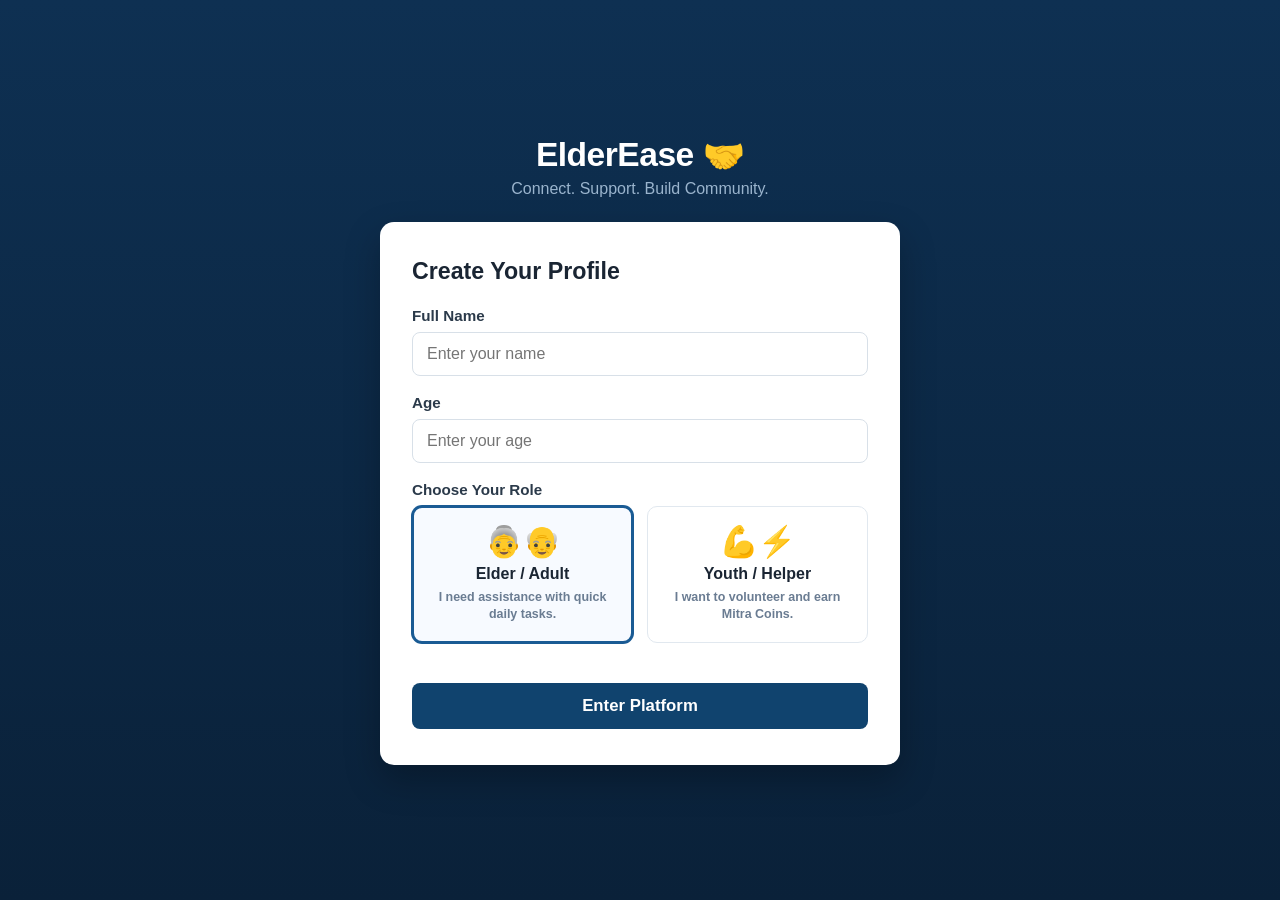
<file: index.html>
<!DOCTYPE html>
<html lang="en">
<head>
    <meta charset="UTF-8">
    <meta name="viewport" content="width=device-width, initial-scale=1.0">
    <title>Login - ElderEase</title>
    <style>
        * {
            box-sizing: border-box;
            margin: 0;
            padding: 0;
            font-family: -apple-system, BlinkMacSystemFont, "Segoe UI", Roboto, Helvetica, Arial, sans-serif;
        }

        body.login-page {
            background-color: #0d2c4a;
            background: linear-gradient(180deg, #0e3052 0%, #0a2139 100%);
            min-height: 100vh;
            display: flex;
            flex-direction: column;
            justify-content: center;
            align-items: center;
            padding: 30px 15px;
        }

        .login-wrapper {
            width: 100%;
            max-width: 520px;
        }

        .login-brand {
            text-align: center;
            margin-bottom: 24px;
        }

        .login-brand h1 {
            color: #ffffff;
            font-size: 2.1rem;
            font-weight: 700;
            letter-spacing: -0.5px;
            margin-bottom: 6px;
        }

        .login-brand p {
            color: #9ab4cd;
            font-size: 1rem;
            font-weight: 400;
        }

        .login-card-box {
            background: #ffffff;
            border-radius: 14px;
            padding: 36px 32px;
            box-shadow: 0 15px 35px rgba(0, 0, 0, 0.25);
        }

        .login-card-box h2 {
            font-size: 1.45rem;
            font-weight: 700;
            color: #1a2533;
            margin-bottom: 22px;
        }

        .field-group {
            margin-bottom: 18px;
        }

        .field-group label {
            display: block;
            font-weight: 600;
            font-size: 0.95rem;
            color: #2b3a4a;
            margin-bottom: 8px;
        }

        .field-group input[type="text"],
        .field-group input[type="number"] {
            width: 100%;
            padding: 12px 14px;
            border: 1.5px solid #d8e0e8;
            border-radius: 8px;
            font-size: 1rem;
            color: #1a2533;
            outline: none;
            transition: border-color 0.2s;
        }

        .field-group input[type="text"]:focus,
        .field-group input[type="number"]:focus {
            border-color: #16528e;
        }

        /* 2-Column Role Selection Cards */
        .role-grid {
            display: grid;
            grid-template-columns: 1fr 1fr;
            gap: 14px;
            margin-top: 4px;
        }

        .role-grid label {
            margin-bottom: 0;
            cursor: pointer;
            position: relative;
        }

        /* Completely hide default HTML radio circles */
        .role-grid input[type="radio"] {
            position: absolute;
            opacity: 0;
            width: 0;
            height: 0;
            pointer-events: none;
        }

        .role-box {
            border: 1.5px solid #e1e8ef;
            border-radius: 10px;
            padding: 18px 12px;
            text-align: center;
            height: 100%;
            display: flex;
            flex-direction: column;
            align-items: center;
            justify-content: center;
            background: #ffffff;
            transition: all 0.2s ease-in-out;
        }

        .role-box .role-emoji {
            font-size: 1.9rem;
            line-height: 1;
            margin-bottom: 8px;
            display: block;
        }

        .role-box h3 {
            font-size: 1rem;
            font-weight: 700;
            color: #1a2533;
            margin-bottom: 6px;
        }

        .role-box p {
            font-size: 0.78rem;
            color: #6a7c92;
            line-height: 1.35;
        }

        /* Selected Card Blue Border & Soft Background */
        .role-grid input[type="radio"]:checked + .role-box {
            border: 2px solid #1a5b94;
            background-color: #f7faff;
            box-shadow: 0 0 0 1px #1a5b94;
        }

        .submit-btn {
            width: 100%;
            background-color: #10436e;
            color: #ffffff;
            border: none;
            border-radius: 8px;
            padding: 13px;
            font-size: 1.05rem;
            font-weight: 700;
            cursor: pointer;
            margin-top: 22px;
            transition: background 0.2s ease;
        }

        .submit-btn:hover {
            background-color: #0c3456;
        }
    </style>
</head>
<body class="login-page">

    <div class="login-wrapper">
        <header class="login-brand">
            <h1>ElderEase 🤝</h1>
            <p>Connect. Support. Build Community.</p>
        </header>

        <main class="login-card-box">
            <h2>Create Your Profile</h2>
            <form id="login-form">
                <div class="field-group">
                    <label for="user-name">Full Name</label>
                    <input type="text" id="user-name" placeholder="Enter your name" required>
                </div>

                <div class="field-group">
                    <label for="user-age">Age</label>
                    <input type="number" id="user-age" placeholder="Enter your age" min="10" max="120" required>
                </div>

                <div class="field-group">
                    <label>Choose Your Role</label>
                    <div class="role-grid">
                        <label>
                            <input type="radio" name="user-role" value="adult" checked>
                            <div class="role-box">
                                <span class="role-emoji">👵👴</span>
                                <h3>Elder / Adult</h3>
                                <p>I need assistance with quick daily tasks.</p>
                            </div>
                        </label>

                        <label>
                            <input type="radio" name="user-role" value="helper">
                            <div class="role-box">
                                <span class="role-emoji">💪⚡</span>
                                <h3>Youth / Helper</h3>
                                <p>I want to volunteer and earn Mitra Coins.</p>
                            </div>
                        </label>
                    </div>
                </div>

                <button type="submit" class="submit-btn">Enter Platform</button>
            </form>
        </main>
    </div>

    <script>
        document.getElementById('login-form').addEventListener('submit', (e) => {
            e.preventDefault();
            const name = document.getElementById('user-name').value.trim();
            const age = document.getElementById('user-age').value;
            const role = document.querySelector('input[name="user-role"]:checked').value;

            if (role === 'adult') {
                localStorage.setItem('neighborAdultUser', JSON.stringify({ name, age, role: 'adult' }));
                window.location.href = 'adult.html';
            } else {
                let leaders = JSON.parse(localStorage.getItem('helperLeaderboard')) || [];
                let existing = leaders.find(l => l.name.toLowerCase() === name.toLowerCase());
                let coins = existing ? existing.coins : 0;
                localStorage.setItem('neighborHelperUser', JSON.stringify({ name, age, role: 'helper', coins }));
                window.location.href = 'helper.html';
            }
        });
    </script>
</body>
</html>
</file>
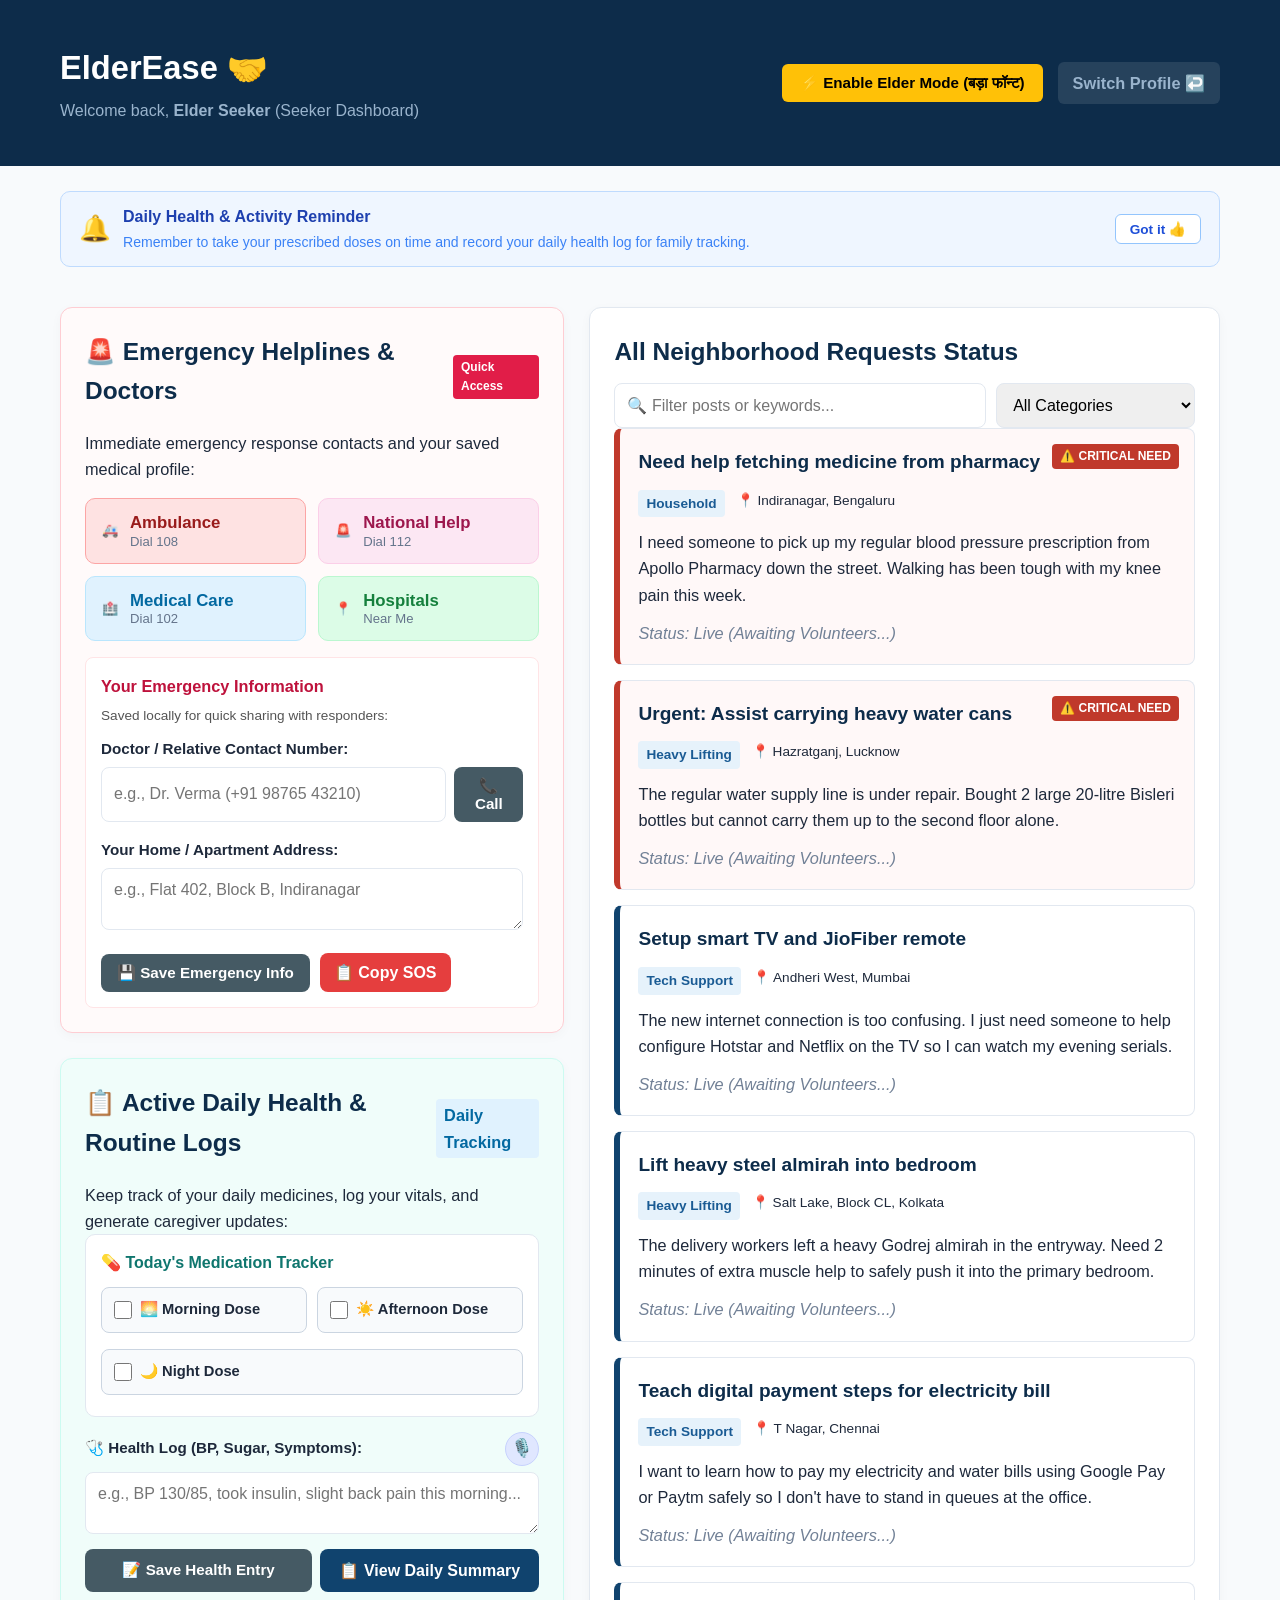
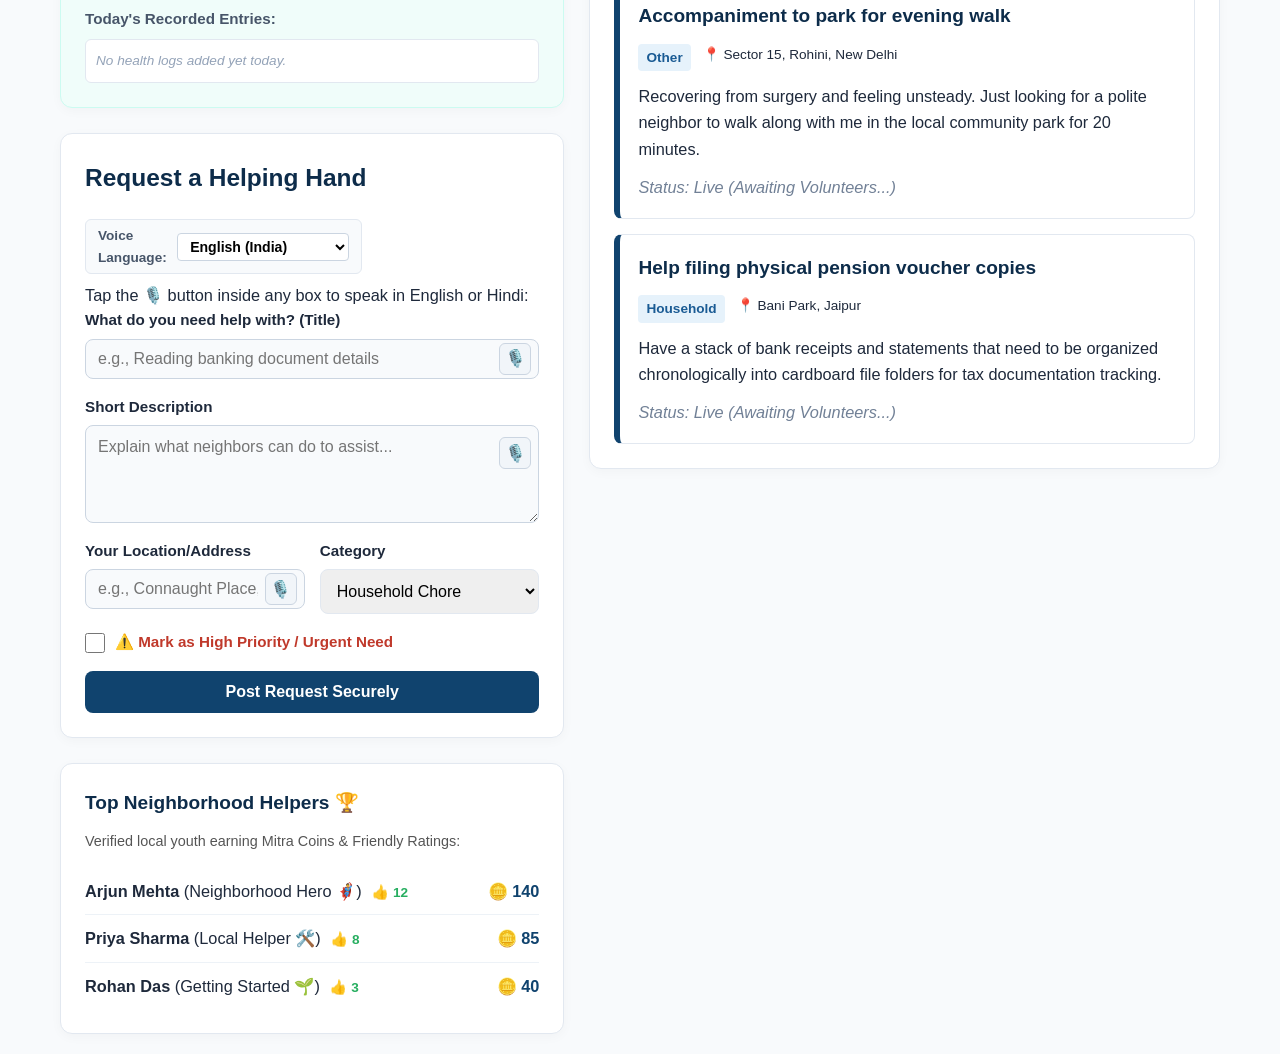
<file: adult.html>
<!DOCTYPE html>
<html lang="en">
<head>
    <meta charset="UTF-8">
    <meta name="viewport" content="width=device-width, initial-scale=1.0">
    <title>Elder Dashboard - ElderEase</title>
    <link rel="stylesheet" href="styles.css">
</head>
<body data-page-role="adult">

    <header class="main-header">
        <div class="container header-flex">
            <div>
                <h1>ElderEase 🤝</h1>
                <p class="subtitle">Welcome back, <strong id="display-profile-name">Elder / Seeker</strong> (Seeker Dashboard)</p>
            </div>
            <div class="header-controls">
                <button id="elder-mode-btn" class="btn-elder-toggle">⚡ Enable Elder Mode (बड़ा फॉन्ट)</button>
                <a href="index.html" class="logout-link">Switch Profile ↩️</a>
            </div>
        </div>
    </header>

    <!-- DAILY REMINDER NOTIFICATION BANNER -->
    <div class="container" style="padding-top: 0; padding-bottom: 0;">
        <div id="daily-reminder-banner" class="daily-reminder-card">
            <div class="reminder-content">
                <span class="reminder-bell-icon">🔔</span>
                <div>
                    <h4 id="reminder-title">Daily Health &amp; Activity Reminder</h4>
                    <p id="reminder-desc">Remember to take your prescribed doses on time and record your daily health log for family tracking.</p>
                </div>
            </div>
            <button type="button" class="btn-dismiss-reminder" onclick="dismissDailyReminder()">Got it 👍</button>
        </div>
    </div>

    <main class="container main-content">
        <div class="left-column">
            <!-- 1. EMERGENCY MEDICAL & DOCTORS DIRECTORY (PICTURE 1 FIX) -->
            <section class="form-section emergency-section">
                <div class="emergency-header">
                    <h2>🚨 Emergency Helplines &amp; Doctors</h2>
                    <span class="emergency-badge">Quick Access</span>
                </div>
                <p class="form-intro">Immediate emergency response contacts and your saved medical profile:</p>
                
                <!-- 2x2 Clean Grid -->
                <div class="emergency-grid-2x2">
                    <button type="button" class="emergency-box ambulance-box" onclick="triggerEmergencyCall('108', 'Ambulance')">
                        <span class="em-icon">🚑</span>
                        <div>
                            <strong>Ambulance</strong>
                            <span>Dial 108</span>
                        </div>
                    </button>
                    <button type="button" class="emergency-box national-box" onclick="triggerEmergencyCall('112', 'National Emergency')">
                        <span class="em-icon">🚨</span>
                        <div>
                            <strong>National Help</strong>
                            <span>Dial 112</span>
                        </div>
                    </button>
                    <button type="button" class="emergency-box medical-box" onclick="triggerEmergencyCall('102', 'Medical Helpline')">
                        <span class="em-icon">🏥</span>
                        <div>
                            <strong>Medical Care</strong>
                            <span>Dial 102</span>
                        </div>
                    </button>
                    <button type="button" class="emergency-box hospitals-box" onclick="findNearbyHospitals()">
                        <span class="em-icon">📍</span>
                        <div>
                            <strong>Hospitals</strong>
                            <span>Near Me</span>
                        </div>
                    </button>
                </div>

                <div class="emergency-saved-info">
                    <h4>Your Emergency Information</h4>
                    <p style="font-size: 0.85rem; color: #555; margin-bottom: 10px;">Saved locally for quick sharing with responders:</p>
                    
                    <div class="form-group">
                        <label for="elder-contact-no">Doctor / Relative Contact Number:</label>
                        <div style="display: flex; gap: 8px;">
                            <input type="tel" id="elder-contact-no" placeholder="e.g., Dr. Verma (+91 98765 43210)">
                            <button type="button" class="btn btn-secondary" style="width: auto; padding: 10px 14px;" onclick="callSavedDoctor()">📞 Call</button>
                        </div>
                    </div>

                    <div class="form-group">
                        <label for="elder-home-address">Your Home / Apartment Address:</label>
                        <textarea id="elder-home-address" rows="2" placeholder="e.g., Flat 402, Block B, Indiranagar"></textarea>
                    </div>

                    <div style="display: flex; gap: 10px; align-items: center; flex-wrap: wrap;">
                        <button type="button" id="save-emergency-btn" class="btn btn-secondary">💾 Save Emergency Info</button>
                        <button type="button" class="btn btn-danger" style="width: auto; padding: 10px 14px;" onclick="copySOSDetails()">📋 Copy SOS</button>
                        <span id="emergency-save-status" class="status-msg"></span>
                    </div>
                </div>
            </section>

            <!-- 2. ACTIVE DAILY HEALTH & ROUTINE LOG SECTION (PICTURE 2 FIX) -->
            <section class="form-section daily-log-section">
                <div class="emergency-header">
                    <h2>📋 Active Daily Health &amp; Routine Logs</h2>
                    <span class="badge" style="background:#e0f2fe; color:#0369a1;">Daily Tracking</span>
                </div>
                <p class="form-intro">Keep track of your daily medicines, log your vitals, and generate caregiver updates:</p>

                <!-- HORIZONTAL MEDICINE TRACKER -->
                <div class="medication-horizontal-card">
                    <h4>💊 Today's Medication Tracker</h4>
                    <div class="med-horizontal-row">
                        <label class="med-dose-chip">
                            <input type="checkbox" id="med-morning" onchange="toggleMedicationLog('Morning')">
                            <span>🌅 Morning Dose</span>
                        </label>
                        <label class="med-dose-chip">
                            <input type="checkbox" id="med-afternoon" onchange="toggleMedicationLog('Afternoon')">
                            <span>☀️ Afternoon Dose</span>
                        </label>
                        <label class="med-dose-chip">
                            <input type="checkbox" id="med-night" onchange="toggleMedicationLog('Night')">
                            <span>🌙 Night Dose</span>
                        </label>
                    </div>
                </div>

                <!-- HEALTH LOG ENTRY (WITH EMOJI-ONLY MIC) -->
                <div class="health-log-entry-card" style="margin-top: 15px;">
                    <div style="display: flex; justify-content: space-between; align-items: center; margin-bottom: 6px;">
                        <label for="health-log-input" style="margin-bottom:0;">🩺 Health Log (BP, Sugar, Symptoms):</label>
                        <button type="button" class="mic-round-btn" title="Speak Health Log" onclick="startVoiceForField('health-log-input', 'Health Log')">🎙️</button>
                    </div>
                    <textarea id="health-log-input" rows="2" placeholder="e.g., BP 130/85, took insulin, slight back pain this morning..."></textarea>
                    
                    <div style="display: flex; gap: 8px; margin-top: 8px; flex-wrap: wrap;">
                        <button type="button" class="btn btn-secondary" style="flex:1;" onclick="saveDailyHealthLog()">📝 Save Health Entry</button>
                        <button type="button" class="btn btn-primary" style="flex:1;" onclick="generateDailyCaregiverSummary()">📋 View Daily Summary</button>
                    </div>
                </div>

                <!-- RECENT ACTIVE LOG FEED -->
                <div style="margin-top: 15px;">
                    <h4 style="font-size: 0.95rem; color:#475569; margin-bottom: 8px;">Today's Recorded Entries:</h4>
                    <div id="daily-log-entries-list" class="daily-log-entries-box">
                        <p style="font-size:0.85rem; color:#94a3b8; font-style:italic;">No health logs added yet today.</p>
                    </div>
                </div>
            </section>

            <!-- 3. REQUEST A TASK FORM (PICTURE 3 FIX: MIC INSIDE INPUT) -->
            <section class="form-section">
                <div style="display: flex; justify-content: space-between; align-items: center; margin-bottom: 8px; flex-wrap: wrap; gap: 10px;">
                    <h2>Request a Helping Hand</h2>
                    <div class="voice-lang-bar">
                        <label for="voice-lang-select" style="margin-bottom:0; font-size:0.85rem; color:#475569;">Voice Language:</label>
                        <select id="voice-lang-select" class="voice-lang-dropdown">
                            <option value="en-IN" selected>English (India)</option>
                            <option value="hi-IN">हिन्दी (Hindi)</option>
                        </select>
                    </div>
                </div>
                <p class="form-intro">Tap the 🎙️ button inside any box to speak in English or Hindi:</p>
                <p id="voice-status-text" class="voice-status-indicator" style="display:none;"></p>

                <form id="task-form">
                    <!-- TITLE FIELD WITH INLINE MIC -->
                    <div class="form-group">
                        <label for="task-title">What do you need help with? (Title)</label>
                        <div class="input-with-end-mic">
                            <input type="text" id="task-title" placeholder="e.g., Reading banking document details" required>
                            <button type="button" class="field-mic-btn" onclick="startVoiceForField('task-title', 'Title')">🎙️</button>
                        </div>
                    </div>

                    <!-- SHORT DESCRIPTION WITH INLINE MIC -->
                    <div class="form-group">
                        <label for="task-desc">Short Description</label>
                        <div class="input-with-end-mic textarea-mic-box">
                            <textarea id="task-desc" rows="4" placeholder="Explain what neighbors can do to assist..." required></textarea>
                            <button type="button" class="field-mic-btn mic-inside-textarea" onclick="startVoiceForField('task-desc', 'Description')">🎙️</button>
                        </div>
                    </div>

                    <div class="form-row">
                        <!-- LOCATION FIELD WITH INLINE MIC -->
                        <div class="form-group">
                            <label for="task-location">Your Location/Address</label>
                            <div class="input-with-end-mic">
                                <input type="text" id="task-location" placeholder="e.g., Connaught Place, New Delhi" required>
                                <button type="button" class="field-mic-btn" onclick="startVoiceForField('task-location', 'Location / Address')">🎙️</button>
                            </div>
                        </div>

                        <div class="form-group">
                            <label for="task-category">Category</label>
                            <select id="task-category">
                                <option value="Household">Household Chore</option>
                                <option value="Tech Support">Tech Support</option>
                                <option value="Heavy Lifting">Heavy Lifting</option>
                                <option value="Other">Other</option>
                            </select>
                        </div>
                    </div>

                    <div class="form-group checkbox-group">
                        <input type="checkbox" id="task-urgent">
                        <label for="task-urgent" class="urgent-label">⚠️ Mark as High Priority / Urgent Need</label>
                    </div>

                    <button type="submit" class="btn btn-primary">Post Request Securely</button>
                </form>
            </section>

            <!-- LEADERBOARD -->
            <section class="profile-widget leaderboard-widget">
                <h3>Top Neighborhood Helpers 🏆</h3>
                <p style="font-size: 0.9rem; color: #555; margin-bottom: 15px;">Verified local youth earning Mitra Coins &amp; Friendly Ratings:</p>
                <div id="leaderboard-container"></div>
            </section>
        </div>

        <div class="right-column">
            <!-- INCOMING VOLUNTEER OFFERS AWAITING ACCEPTANCE -->
            <div id="helper-approval-section" class="approval-box" style="display:none;">
                <div class="approval-box-header">
                    <h3>🔔 Help is Available! Do you want to accept?</h3>
                    <span class="live-dot-pulse">Action Required</span>
                </div>
                <p style="font-size: 0.95rem; color: #92400e; margin-bottom: 12px;">
                    A volunteer has offered to help. Please review and click <strong>Accept</strong> to assign them:
                </p>
                <div id="approval-cards-container"></div>
            </div>

            <!-- ACTIVE IN-PROGRESS SECTION: ASKS IF HELP IS COMPLETED -->
            <div id="in-progress-section" class="active-progress-box" style="display:none;">
                <div class="approval-box-header">
                    <h3>⏳ Help in Progress</h3>
                    <span class="active-dot-pulse">Ongoing</span>
                </div>
                <p style="font-size: 0.95rem; color: #075985; margin-bottom: 12px;">
                    A volunteer is currently assigned. When they finish, confirm below to release their Mitra Coins and rate them:
                </p>
                <div id="in-progress-cards-container"></div>
            </div>

            <!-- TASK STATUS FEED -->
            <section class="board-section">
                <div class="board-header">
                    <h2>All Neighborhood Requests Status</h2>
                    <div class="controls-wrapper">
                        <input type="text" id="search-input" placeholder="🔍 Filter posts or keywords...">
                        <select id="filter-select">
                            <option value="All">All Categories</option>
                            <option value="Household">Household Chore</option>
                            <option value="Tech Support">Tech Support</option>
                            <option value="Heavy Lifting">Heavy Lifting</option>
                            <option value="Other">Other</option>
                        </select>
                    </div>
                </div>

                <div id="task-board" class="task-board"></div>
            </section>
        </div>
    </main>

    <!-- 4. RATING MODAL (PICTURE 4 FIX: HORIZONTAL + WORKING SELECTION) -->
    <div id="rating-modal" class="modal-overlay">
        <div class="modal-content">
            <button class="modal-close-btn" id="close-rating-modal-btn">&times;</button>
            <h2>Confirm Help Done &amp; Rate Volunteer 🎉</h2>
            <p id="rating-task-title" style="font-weight: bold; margin: 10px 0; color: #0d2c4a; font-size: 1.1rem;"></p>
            <p>Did volunteer <strong id="rating-helper-name">the helper</strong> finish the work satisfactorily?</p>
            
            <div class="rating-choice-group">
                <label style="margin-bottom:8px; display:block;">How friendly and helpful was the volunteer?</label>
                <!-- SIDE-BY-SIDE HORIZONTAL RATING BUTTONS -->
                <div class="rating-horizontal-grid">
                    <button type="button" class="rating-option-card selected-rating" data-rating="friendly" onclick="selectRatingChoice('friendly', this)">
                        <span class="rating-emoji">😊</span>
                        <strong>Very Friendly &amp; Helpful</strong>
                    </button>
                    <button type="button" class="rating-option-card" data-rating="unfriendly" onclick="selectRatingChoice('unfriendly', this)">
                        <span class="rating-emoji">😐</span>
                        <strong>Neutral / Needs Improvement</strong>
                    </button>
                </div>
            </div>

            <button id="submit-completion-btn" class="btn btn-success" style="margin-top: 22px;">✅ Confirm Help Done &amp; Award Mitra Coins</button>
        </div>
    </div>

    <!-- DAILY HEALTH & CAREGIVER SUMMARY MODAL -->
    <div id="summary-modal" class="modal-overlay">
        <div class="modal-content">
            <button class="modal-close-btn" onclick="closeSummaryModal()">&times;</button>
            <h2>📋 Daily Health &amp; Activity Summary</h2>
            <p style="font-size:0.9rem; color:#64748b; margin-bottom:12px;">Consolidated daily briefing for yourself and caregivers:</p>
            <div id="summary-modal-body" style="text-align:left; background:#f8fafc; border:1px solid #cbd5e1; border-radius:8px; padding:15px; font-size:0.95rem; line-height:1.5;"></div>
            <button type="button" class="btn btn-primary" style="margin-top:15px;" onclick="copyDailySummaryText()">📋 Copy Summary for Family WhatsApp</button>
        </div>
    </div>

    <script src="app.js"></script>
</body>
</html>
</file>
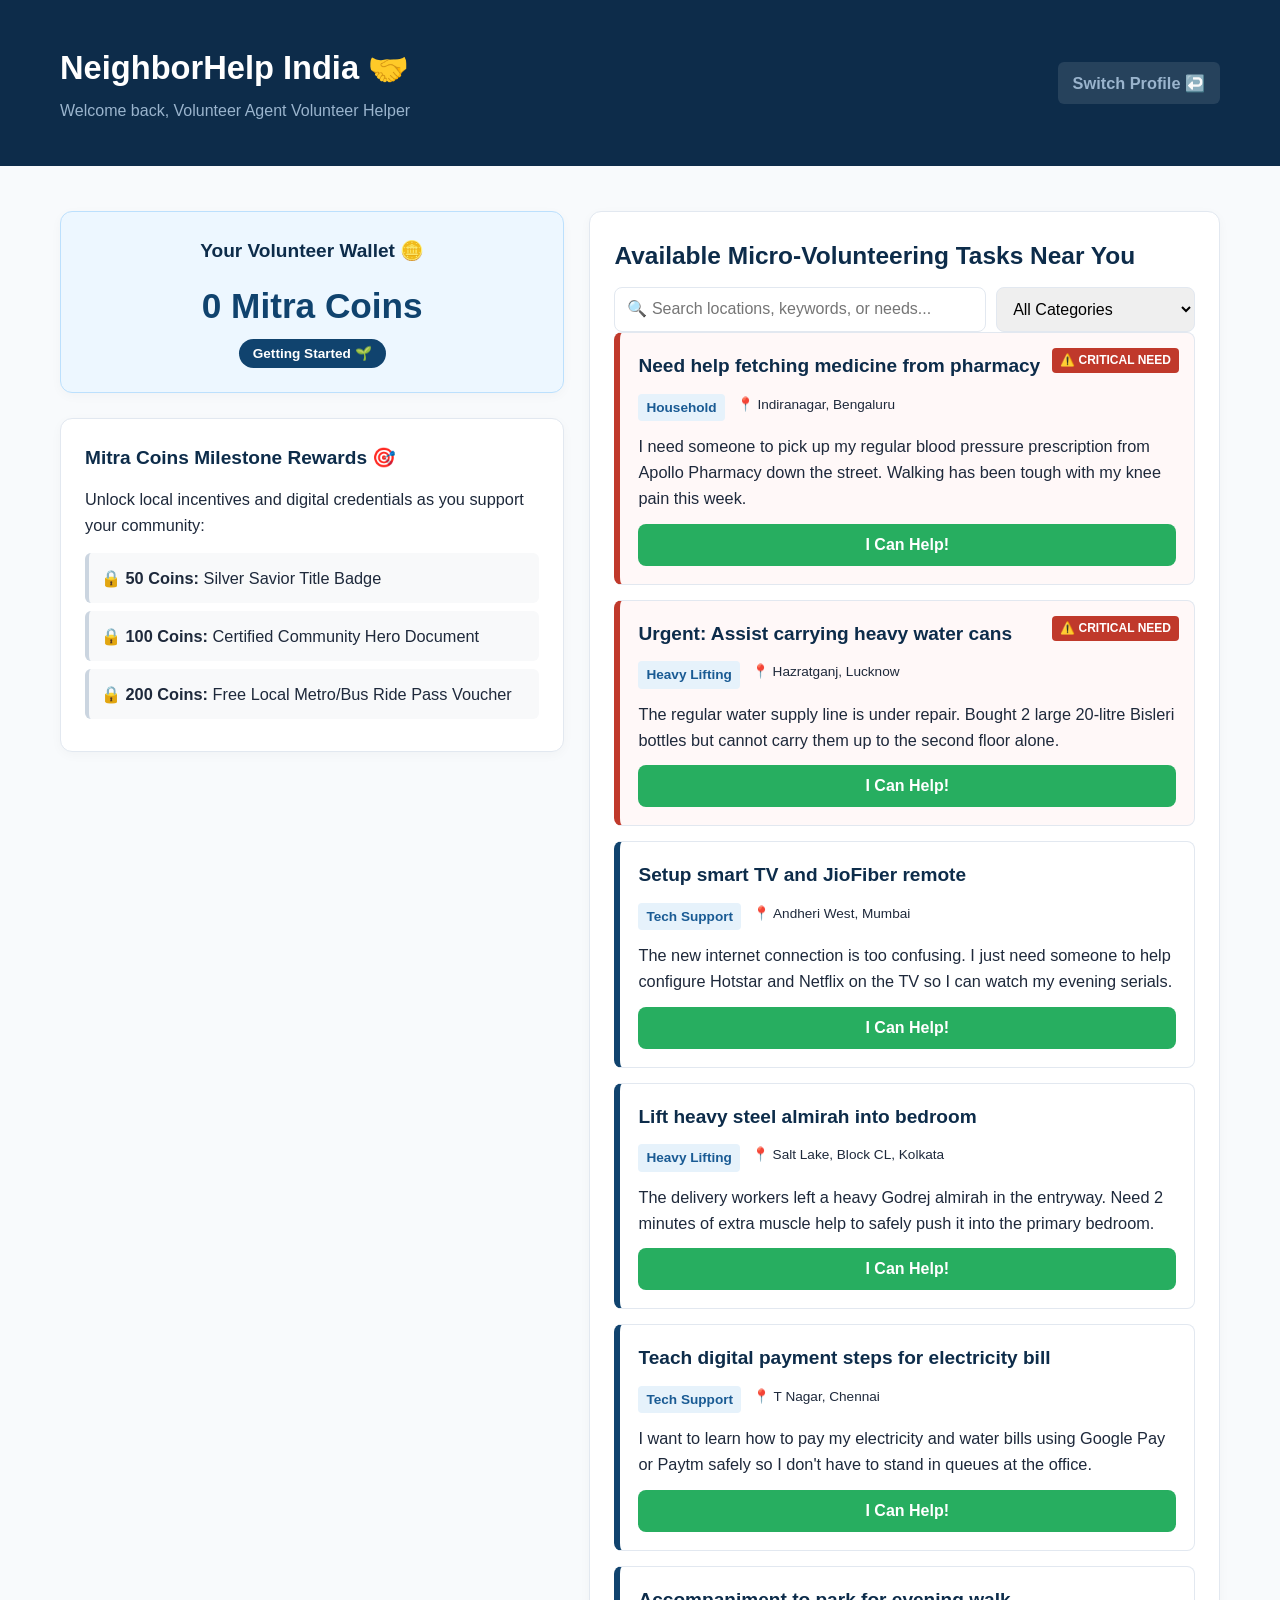
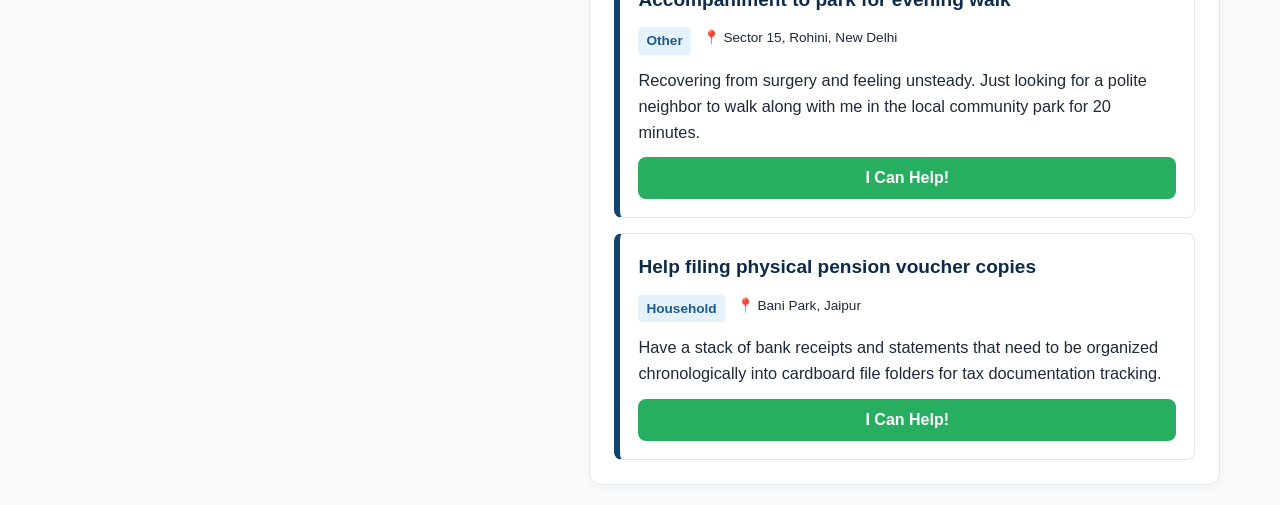
<file: helper.html>
<!DOCTYPE html>
<html lang="en">
<head>
    <meta charset="UTF-8">
    <meta name="viewport" content="width=device-width, initial-scale=1.0">
    <title>Helper Dashboard - NeighborHelp India</title>
    <link rel="stylesheet" href="styles.css">
</head>
<body>

    <header class="main-header">
        <div class="container header-flex">
            <div>
                <h1>NeighborHelp India 🤝</h1>
                <p class="subtitle">Welcome back, Volunteer Agent <span id="display-profile-name">Helper</span></p>
            </div>
            <a href="index.html" class="logout-link">Switch Profile ↩️</a>
        </div>
    </header>

    <main class="container main-content">
        <div class="left-column">
            <section class="profile-widget helper-wallet">
                <h3>Your Volunteer Wallet 🪙</h3>
                <p class="karma-container"><strong id="karma-score">0</strong> Mitra Coins</p>
                <p class="karma-badge" id="karma-badge-text">Getting Started 🌱</p>
            </section>

            <section class="form-section milestone-card">
                <h3>Mitra Coins Milestone Rewards 🎯</h3>
                <p class="form-intro" style="margin-bottom: 15px;">Unlock local incentives and digital credentials as you support your community:</p>
                <ul class="milestone-list">
                    <li id="ms-1" class="locked">🔒 <strong>50 Coins:</strong> Silver Savior Title Badge</li>
                    <li id="ms-2" class="locked">🔒 <strong>100 Coins:</strong> Certified Community Hero Document</li>
                    <li id="ms-3" class="locked">🔒 <strong>200 Coins:</strong> Free Local Metro/Bus Ride Pass Voucher</li>
                </ul>
            </section>
        </div>

        <section class="board-section">
            <div class="board-header">
                <h2>Available Micro-Volunteering Tasks Near You</h2>
                <div class="controls-wrapper">
                    <input type="text" id="search-input" placeholder="🔍 Search locations, keywords, or needs...">
                    <select id="filter-select">
                        <option value="All">All Categories</option>
                        <option value="Household">Household Chore</option>
                        <option value="Tech Support">Tech Support</option>
                        <option value="Heavy Lifting">Heavy Lifting</option>
                        <option value="Other">Other</option>
                    </select>
                </div>
            </div>

            <div id="task-board" class="task-board">
                </div>
        </section>
    </main>

    <div id="contact-modal" class="modal-overlay">
        <div class="modal-content">
            <button class="modal-close-btn" id="close-modal-btn">&times;</button>
            <h2>Task Claimed Successfully! 🎉</h2>
            <p id="modal-body-text">Loading instructions...</p>
            <p class="modal-note" style="margin-top:10px; color:#c0392b; font-weight:bold;">✨ You have been rewarded Mitra Coins for stepping up!</p>
        </div>
    </div>

    <script src="app.js"></script>
</body>
</html>
</file>
<file: styles.css>
/* GLOBAL DESIGN SYSTEM */
:root {
    --primary-color: #10436e;
    --primary-hover: #0a2d4c;
    --secondary-color: #455a64;
    --success-color: #27ae60;
    --urgent-color: #c0392b;
    --bg-color: #f8fafc;
    --card-bg: #ffffff;
    --text-color: #1e293b;
    --border-color: #e2e8f0;
}

* {
    box-sizing: border-box;
    margin: 0;
    padding: 0;
    font-family: -apple-system, BlinkMacSystemFont, "Segoe UI", Roboto, Helvetica, Arial, sans-serif;
}

body {
    line-height: 1.6;
    background-color: var(--bg-color);
    color: var(--text-color);
    font-size: 1.02rem;
}

/* HIGH-CONTRAST ELDER ACCESSIBILITY MODE */
body.elder-mode {
    font-size: 1.45rem !important;
    background-color: #ffffff !important;
    color: #000000 !important;
}
body.elder-mode .form-section, 
body.elder-mode .board-section, 
body.elder-mode .profile-widget,
body.elder-mode .task-card,
body.elder-mode .approval-box,
body.elder-mode .active-progress-box,
body.elder-mode .daily-reminder-card,
body.elder-mode .emergency-box,
body.elder-mode .med-dose-chip {
    border: 3px solid #000000 !important;
    box-shadow: none !important;
    background: #ffffff !important;
    color: #000000 !important;
}
body.elder-mode input, 
body.elder-mode textarea, 
body.elder-mode select {
    font-size: 1.35rem !important;
    border: 3px solid #000000 !important;
    color: #000000 !important;
    background: #ffffff !important;
    padding: 14px !important;
}
body.elder-mode h1, body.elder-mode h2, body.elder-mode h3, body.elder-mode h4 {
    color: #000000 !important;
    font-size: 1.85rem !important;
    font-weight: 900 !important;
}
body.elder-mode .btn {
    font-size: 1.25rem !important;
    padding: 16px !important;
    border: 2px solid #000000 !important;
}

.container {
    max-width: 1200px;
    margin: 0 auto;
    padding: 20px;
}

/* DAILY REMINDER BANNER */
.daily-reminder-card {
    background: #eff6ff;
    border: 1.5px solid #bfdbfe;
    border-radius: 10px;
    padding: 12px 18px;
    margin-bottom: 20px;
    display: flex;
    justify-content: space-between;
    align-items: center;
    flex-wrap: wrap;
    gap: 12px;
}
.reminder-content {
    display: flex;
    align-items: center;
    gap: 12px;
}
.reminder-bell-icon {
    font-size: 1.6rem;
    animation: gentleRing 3s infinite;
}
@keyframes gentleRing {
    0%, 100% { transform: rotate(0); }
    10% { transform: rotate(14deg); }
    20% { transform: rotate(-14deg); }
    30% { transform: rotate(0); }
}
.daily-reminder-card h4 {
    color: #1e40af;
    margin-bottom: 2px;
    font-size: 1rem;
}
.daily-reminder-card p {
    color: #3b82f6;
    font-size: 0.88rem;
    margin-bottom: 0;
}
.btn-dismiss-reminder {
    background: #ffffff;
    border: 1px solid #93c5fd;
    color: #1d4ed8;
    font-weight: 700;
    padding: 6px 14px;
    border-radius: 6px;
    cursor: pointer;
    font-size: 0.85rem;
}

/* MAIN HEADER */
.main-header {
    background-color: #0d2c4a;
    color: white;
    padding: 22px 0;
    margin-bottom: 25px;
}

.header-flex {
    display: flex;
    justify-content: space-between;
    align-items: center;
    flex-wrap: wrap;
    gap: 15px;
}

.header-controls {
    display: flex;
    align-items: center;
    gap: 15px;
}

.btn-elder-toggle {
    background-color: #ffc107;
    color: #000;
    font-weight: 700;
    border: none;
    padding: 10px 18px;
    border-radius: 6px;
    cursor: pointer;
    font-size: 0.95rem;
    transition: transform 0.1s;
}
.btn-elder-toggle:hover {
    transform: scale(1.03);
}

.logout-link {
    color: #9ab4cd;
    text-decoration: none;
    font-weight: 600;
    background: rgba(255,255,255,0.1);
    padding: 8px 15px;
    border-radius: 6px;
}
.logout-link:hover {
    background: rgba(255,255,255,0.2);
    color: #ffffff;
}

.subtitle {
    font-size: 1rem;
    color: #9ab4cd;
    margin-top: 4px;
}

/* MAIN GRID LAYOUT */
.main-content {
    display: grid;
    grid-template-columns: 1fr;
    gap: 25px;
}

@media (min-width: 880px) {
    .main-content {
        grid-template-columns: 1fr 1.25fr;
    }
}

.left-column, .right-column {
    display: flex;
    flex-direction: column;
    gap: 25px;
}

/* CARDS & PANELS */
.form-section, .board-section, .profile-widget {
    background: var(--card-bg);
    padding: 24px;
    border-radius: 12px;
    box-shadow: 0 3px 12px rgba(0, 0, 0, 0.03);
    border: 1px solid #e2e8f0;
}

h2, h3 {
    margin-bottom: 12px;
    color: #0d2c4a;
}

/* -------------------------------------------------------------
   PICTURE 1 FIX: 2X2 EMERGENCY CONTACTS WITH PASTEL COLORS
-------------------------------------------------------------- */
.emergency-section {
    background: #fffafa;
    border: 1.5px solid #fecdd3;
}
.emergency-header {
    display: flex;
    justify-content: space-between;
    align-items: center;
    margin-bottom: 8px;
}
.emergency-badge {
    background: #e11d48;
    color: white;
    font-size: 0.75rem;
    padding: 3px 8px;
    border-radius: 4px;
    font-weight: 700;
}
.emergency-grid-2x2 {
    display: grid;
    grid-template-columns: 1fr 1fr;
    gap: 12px;
    margin: 16px 0;
}
@media (max-width: 480px) {
    .emergency-grid-2x2 {
        grid-template-columns: 1fr;
    }
}
.emergency-box {
    display: flex;
    align-items: center;
    gap: 12px;
    padding: 14px 16px;
    border-radius: 10px;
    border: 1.5px solid transparent;
    cursor: pointer;
    text-align: left;
    transition: transform 0.15s ease, box-shadow 0.15s ease;
}
.emergency-box:hover {
    transform: translateY(-2px);
    box-shadow: 0 4px 12px rgba(0,0,0,0.06);
}
.emergency-box strong {
    display: block;
    font-size: 1.05rem;
    line-height: 1.2;
}
.emergency-box span {
    font-size: 0.82rem;
    color: #64748b;
}
.em-icon {
    font-size: 1.7rem;
    line-height: 1;
}

/* Light pastel color themes */
.ambulance-box {
    background: #fee2e2;
    border-color: #fca5a5;
    color: #991b1b;
}
.national-box {
    background: #fce7f3;
    border-color: #fbcfe8;
    color: #9d174d;
}
.medical-box {
    background: #e0f2fe;
    border-color: #bae6fd;
    color: #0369a1;
}
.hospitals-box {
    background: #dcfce7;
    border-color: #bbf7d0;
    color: #15803d;
}

.emergency-saved-info {
    background: #ffffff;
    border: 1px solid #ffe4e6;
    padding: 15px;
    border-radius: 8px;
    margin-top: 15px;
}
.emergency-saved-info h4 {
    margin-bottom: 6px;
    color: #be123c;
}
.status-msg {
    display: inline-block;
    margin-left: 10px;
    color: #27ae60;
    font-weight: 700;
    font-size: 0.9rem;
}

/* -------------------------------------------------------------
   PICTURE 2 FIX: HORIZONTAL MEDICATION DOSES & CLEAN MIC
-------------------------------------------------------------- */
.daily-log-section {
    background: #f0fdfa;
    border: 1.5px solid #ccfbf1;
}
.medication-horizontal-card {
    background: #ffffff;
    border: 1px solid #e2e8f0;
    padding: 15px;
    border-radius: 10px;
}
.medication-horizontal-card h4 {
    margin-bottom: 12px;
    color: #0f766e;
    font-size: 1rem;
}
.med-horizontal-row {
    display: flex;
    gap: 10px;
    flex-wrap: wrap;
}
.med-dose-chip {
    flex: 1;
    min-width: 140px;
    display: flex;
    align-items: center;
    justify-content: flex-start;
    gap: 8px;
    background: #f8fafc;
    border: 1.5px solid #cbd5e1;
    padding: 10px 12px;
    border-radius: 8px;
    cursor: pointer;
    font-weight: 600;
    font-size: 0.92rem;
    transition: all 0.15s ease;
}
.med-dose-chip:hover {
    background: #f1f5f9;
}
.med-dose-chip input {
    width: 18px;
    height: 18px;
    cursor: pointer;
}

/* Round mic button for health log */
.mic-round-btn {
    background: #e0e7ff;
    border: 1px solid #c7d2fe;
    border-radius: 50%;
    width: 34px;
    height: 34px;
    font-size: 1.1rem;
    display: inline-flex;
    align-items: center;
    justify-content: center;
    cursor: pointer;
    transition: transform 0.15s ease, background 0.15s ease;
}
.mic-round-btn:hover {
    transform: scale(1.1);
    background: #c7d2fe;
}
.mic-round-btn.recording {
    background: #dc2626 !important;
    animation: pulseRecording 1.3s infinite;
}

.daily-log-entries-box {
    background: #ffffff;
    border: 1px solid #e2e8f0;
    padding: 10px;
    border-radius: 6px;
    max-height: 140px;
    overflow-y: auto;
}
.log-item-row {
    font-size: 0.88rem;
    padding: 6px 0;
    border-bottom: 1px solid #f1f5f9;
    display: flex;
    justify-content: space-between;
}
.log-item-row:last-child {
    border-bottom: none;
}

/* -------------------------------------------------------------
   PICTURE 3 FIX: VOICE MIC PLACED INSIDE END OF ENTRY BOXES
-------------------------------------------------------------- */
.input-with-end-mic {
    position: relative;
    display: flex;
    align-items: center;
    width: 100%;
}
.input-with-end-mic input {
    width: 100%;
    padding-right: 46px; /* space for mic icon */
    background: #f8fafc;
    border: 1.5px solid #cbd5e1;
    border-radius: 8px;
    padding-top: 10px;
    padding-bottom: 10px;
}
.input-with-end-mic input:focus {
    background: #ffffff;
    border-color: #10436e;
}

.textarea-mic-box {
    align-items: flex-start;
}
.textarea-mic-box textarea {
    width: 100%;
    padding-right: 46px;
    background: #f8fafc;
    border: 1.5px solid #cbd5e1;
    border-radius: 8px;
}
.textarea-mic-box textarea:focus {
    background: #ffffff;
    border-color: #10436e;
}

.field-mic-btn {
    position: absolute;
    right: 8px;
    top: 50%;
    transform: translateY(-50%);
    background: #f1f5f9;
    border: 1px solid #cbd5e1;
    border-radius: 6px;
    width: 32px;
    height: 32px;
    display: inline-flex;
    align-items: center;
    justify-content: center;
    cursor: pointer;
    font-size: 1.05rem;
    transition: all 0.15s ease;
}
.field-mic-btn:hover {
    background: #e2e8f0;
    transform: translateY(-50%) scale(1.08);
}
.mic-inside-textarea {
    top: 12px;
    transform: none;
}
.mic-inside-textarea:hover {
    transform: scale(1.08);
}

.field-mic-btn.recording {
    background: #dc2626 !important;
    border-color: #b91c1c !important;
    animation: pulseRecording 1.3s infinite;
}
@keyframes pulseRecording {
    0% { box-shadow: 0 0 0 0 rgba(220, 38, 38, 0.7); }
    70% { box-shadow: 0 0 0 8px rgba(220, 38, 38, 0); }
    100% { box-shadow: 0 0 0 0 rgba(220, 38, 38, 0); }
}

/* LANGUAGE BAR */
.voice-lang-bar {
    display: flex;
    align-items: center;
    gap: 8px;
    background: #f8fafc;
    padding: 5px 12px;
    border-radius: 6px;
    border: 1px solid #e2e8f0;
}
.voice-lang-dropdown {
    padding: 4px 8px;
    font-size: 0.88rem;
    font-weight: 600;
    border: 1px solid #cbd5e1;
    border-radius: 4px;
    background: #ffffff;
    cursor: pointer;
}
.voice-status-indicator {
    font-size: 0.9rem;
    font-weight: 700;
    margin-bottom: 12px;
    color: #dc2626;
    background: #fef2f2;
    padding: 8px 12px;
    border-radius: 6px;
    border-left: 4px solid #dc2626;
}

/* -------------------------------------------------------------
   PICTURE 4 FIX: HORIZONTAL RATING BUTTONS + ACTIVE LIGHT STYLES
-------------------------------------------------------------- */
.rating-horizontal-grid {
    display: grid;
    grid-template-columns: 1fr 1fr;
    gap: 12px;
    margin-top: 10px;
}
@media (max-width: 480px) {
    .rating-horizontal-grid {
        grid-template-columns: 1fr;
    }
}
.rating-option-card {
    background: #f8fafc;
    border: 2px solid #e2e8f0;
    padding: 14px 10px;
    border-radius: 10px;
    cursor: pointer;
    text-align: center;
    display: flex;
    flex-direction: column;
    align-items: center;
    gap: 6px;
    transition: all 0.2s ease-in-out;
}
.rating-option-card strong {
    font-size: 0.92rem;
    color: #334155;
}
.rating-emoji {
    font-size: 1.8rem;
    line-height: 1;
}
.rating-option-card:hover {
    border-color: #cbd5e1;
    background: #f1f5f9;
}

/* Selected light active state */
.rating-option-card.selected-rating {
    background: #ecfdf5 !important;
    border-color: #10b981 !important;
    box-shadow: 0 0 0 1px #10b981;
}
.rating-option-card.selected-rating strong {
    color: #065f46 !important;
}

/* APPROVAL NOTIFICATION BOX (PENDING) */
.approval-box {
    background: #fffbeb;
    border: 2px solid #f59e0b;
    border-radius: 10px;
    padding: 18px;
    box-shadow: 0 6px 18px rgba(245, 158, 11, 0.15);
}
.approval-box-header {
    display: flex;
    justify-content: space-between;
    align-items: center;
    margin-bottom: 8px;
}
.approval-box-header h3 {
    margin-bottom: 0;
    color: #92400e;
    font-size: 1.15rem;
}
.live-dot-pulse {
    background: #dc2626;
    color: white;
    font-size: 0.75rem;
    font-weight: 700;
    padding: 3px 8px;
    border-radius: 20px;
    text-transform: uppercase;
    animation: blink 1.5s infinite;
}
.approval-card {
    display: flex;
    justify-content: space-between;
    align-items: center;
    background: #ffffff;
    border: 1.5px solid #fde68a;
    padding: 14px;
    border-radius: 8px;
    margin-top: 10px;
    flex-wrap: wrap;
    gap: 10px;
}
.approval-btn-group {
    display: flex;
    gap: 8px;
}

/* ACTIVE IN-PROGRESS BOX */
.active-progress-box {
    background: #f0f9ff;
    border: 2px solid #0284c7;
    border-radius: 10px;
    padding: 18px;
    box-shadow: 0 6px 18px rgba(2, 132, 199, 0.15);
}
.active-progress-box .approval-box-header h3 {
    color: #075985;
}
.active-dot-pulse {
    background: #0284c7;
    color: white;
    font-size: 0.75rem;
    font-weight: 700;
    padding: 3px 8px;
    border-radius: 20px;
    text-transform: uppercase;
}
.in-progress-card {
    display: flex;
    justify-content: space-between;
    align-items: center;
    background: #ffffff;
    border: 1.5px solid #bae6fd;
    padding: 14px;
    border-radius: 8px;
    margin-top: 10px;
    flex-wrap: wrap;
    gap: 12px;
}

/* FORMS */
.form-group { margin-bottom: 16px; }
.form-row {
    display: grid;
    grid-template-columns: 1fr 1fr;
    gap: 15px;
}
label {
    display: block;
    font-weight: 600;
    margin-bottom: 6px;
    font-size: 0.95rem;
}
input, textarea, select {
    width: 100%;
    padding: 12px;
    border: 1.5px solid var(--border-color);
    border-radius: 8px;
    font-size: 1rem;
    font-family: inherit;
    outline: none;
}
input:focus, textarea:focus, select:focus {
    border-color: var(--primary-color);
}
.checkbox-group { display: flex; align-items: center; gap: 10px; }
.checkbox-group input { width: 20px; height: 20px; }
.urgent-label { margin-bottom: 0; color: var(--urgent-color); }

.controls-wrapper {
    display: flex;
    gap: 10px;
    margin-top: 10px;
    flex-wrap: wrap;
}
.controls-wrapper input { flex: 2; min-width: 180px; }
.controls-wrapper select { flex: 1; min-width: 150px; }

/* BUTTONS */
.btn {
    display: inline-block;
    width: 100%;
    padding: 12px;
    font-size: 1rem;
    font-weight: 700;
    text-align: center;
    border: none;
    border-radius: 8px;
    cursor: pointer;
    transition: background 0.2s;
}
.btn-primary { background-color: var(--primary-color); color: white; }
.btn-primary:hover { background-color: var(--primary-hover); }
.btn-secondary { background-color: var(--secondary-color); color: white; width: auto; padding: 10px 16px; font-size: 0.95rem; }
.btn-success { background-color: var(--success-color); color: white; }
.btn-claimed { background-color: #a0aec0; color: white; cursor: not-allowed; }
.btn-danger { background-color: #e53e3e; color: white; }
.btn-sm { padding: 9px 18px; font-size: 0.95rem; width: auto; border-radius: 6px; }

/* WALLET & REPUTATION */
.helper-wallet {
    background: #edf7ff;
    border: 1.5px solid #bce0fd;
    text-align: center;
}
.karma-container {
    font-size: 2.2rem;
    font-weight: 800;
    color: #10436e;
    margin: 4px 0;
}
.karma-badge {
    display: inline-block;
    background-color: #10436e;
    color: white;
    font-weight: 700;
    padding: 4px 14px;
    border-radius: 20px;
    font-size: 0.85rem;
}
.leaderboard-row {
    display: flex;
    justify-content: space-between;
    align-items: center;
    padding: 10px 0;
    border-bottom: 1px solid #edf2f7;
}
.leaderboard-row:last-child { border-bottom: none; }

.milestone-list { list-style: none; }
.milestone-list li {
    padding: 12px;
    margin-bottom: 8px;
    border-radius: 6px;
    background: #f8f9fa;
    border-left: 4px solid #cbd5e0;
}
.milestone-list li.unlocked {
    background: #e8f5e9;
    border-left-color: var(--success-color);
    color: #1b5e20;
}

/* TASK BOARD CARDS */
.task-board { display: flex; flex-direction: column; gap: 15px; }
.task-card {
    border: 1px solid #e2e8f0;
    border-left: 6px solid var(--primary-color);
    padding: 18px;
    border-radius: 8px;
    background-color: #ffffff;
    position: relative;
}
.task-card.claimed {
    border-left-color: #718096;
    background-color: #f7fafc;
}
.task-card.in-progress {
    border-left-color: #0284c7;
    background-color: #f0f9ff;
}
.task-card.pending {
    border-left-color: #d97706;
    background-color: #fffbeb;
}
.task-card.urgent-card {
    border-left-color: var(--urgent-color);
    background-color: #fff8f8;
}
.urgent-badge {
    position: absolute;
    top: 15px;
    right: 15px;
    background: var(--urgent-color);
    color: white;
    font-size: 0.75rem;
    font-weight: 700;
    padding: 3px 8px;
    border-radius: 4px;
}
.task-meta { display: flex; gap: 12px; margin: 8px 0 12px 0; font-size: 0.85rem; }
.badge { padding: 3px 8px; border-radius: 4px; font-weight: 700; background: #e6f2fb; color: #1a5b94; }

/* MODALS */
.modal-overlay {
    position: fixed;
    top: 0; left: 0;
    width: 100%; height: 100%;
    background: rgba(0, 0, 0, 0.65);
    display: none;
    justify-content: center;
    align-items: center;
    z-index: 1000;
}
.modal-content {
    background: #fff;
    padding: 30px;
    max-width: 500px;
    width: 90%;
    border-radius: 12px;
    position: relative;
    text-align: center;
}
.modal-close-btn {
    position: absolute;
    top: 10px; right: 15px;
    font-size: 1.8rem;
    background: none;
    border: none;
    cursor: pointer;
    color: #a0aec0;
}
.rating-choice-group { margin-top: 15px; text-align: left; }

@keyframes blink {
    0% { opacity: 0.3; }
    50% { opacity: 1; }
    100% { opacity: 0.3; }
}
</file>
